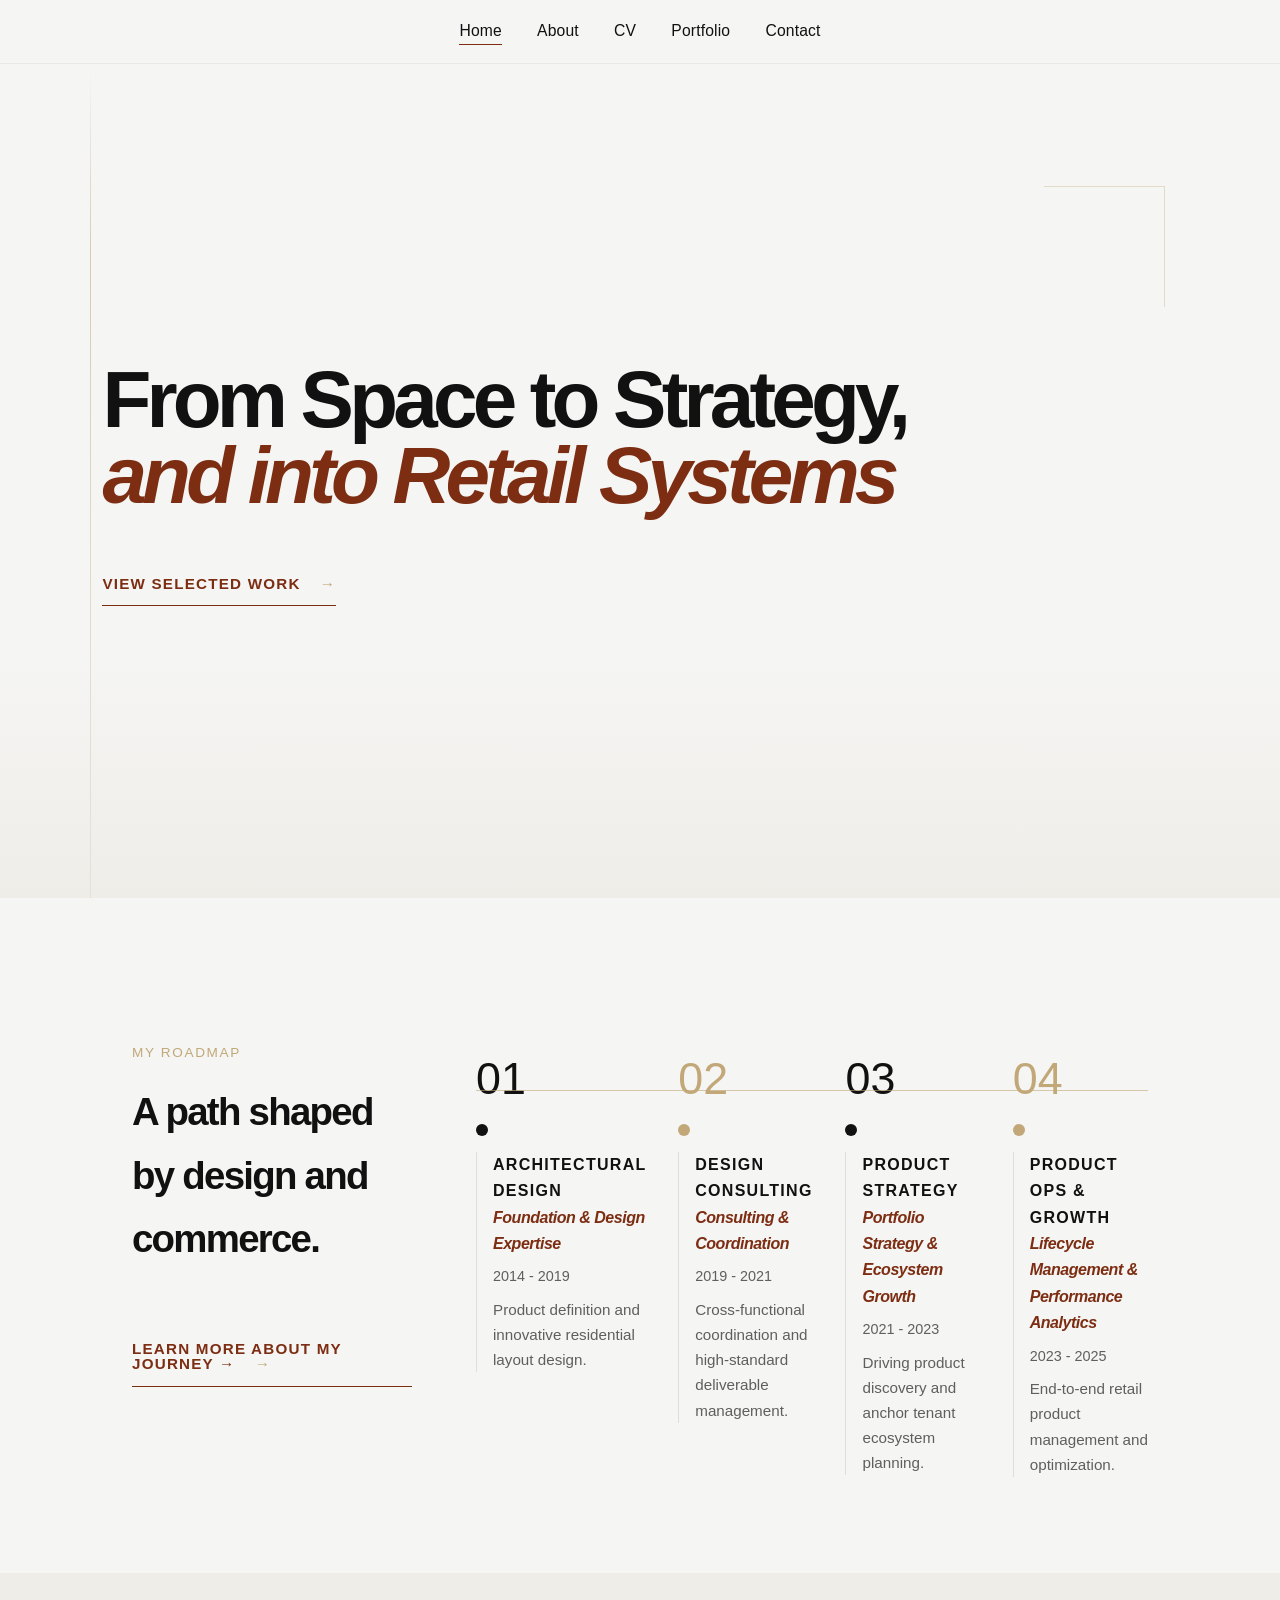
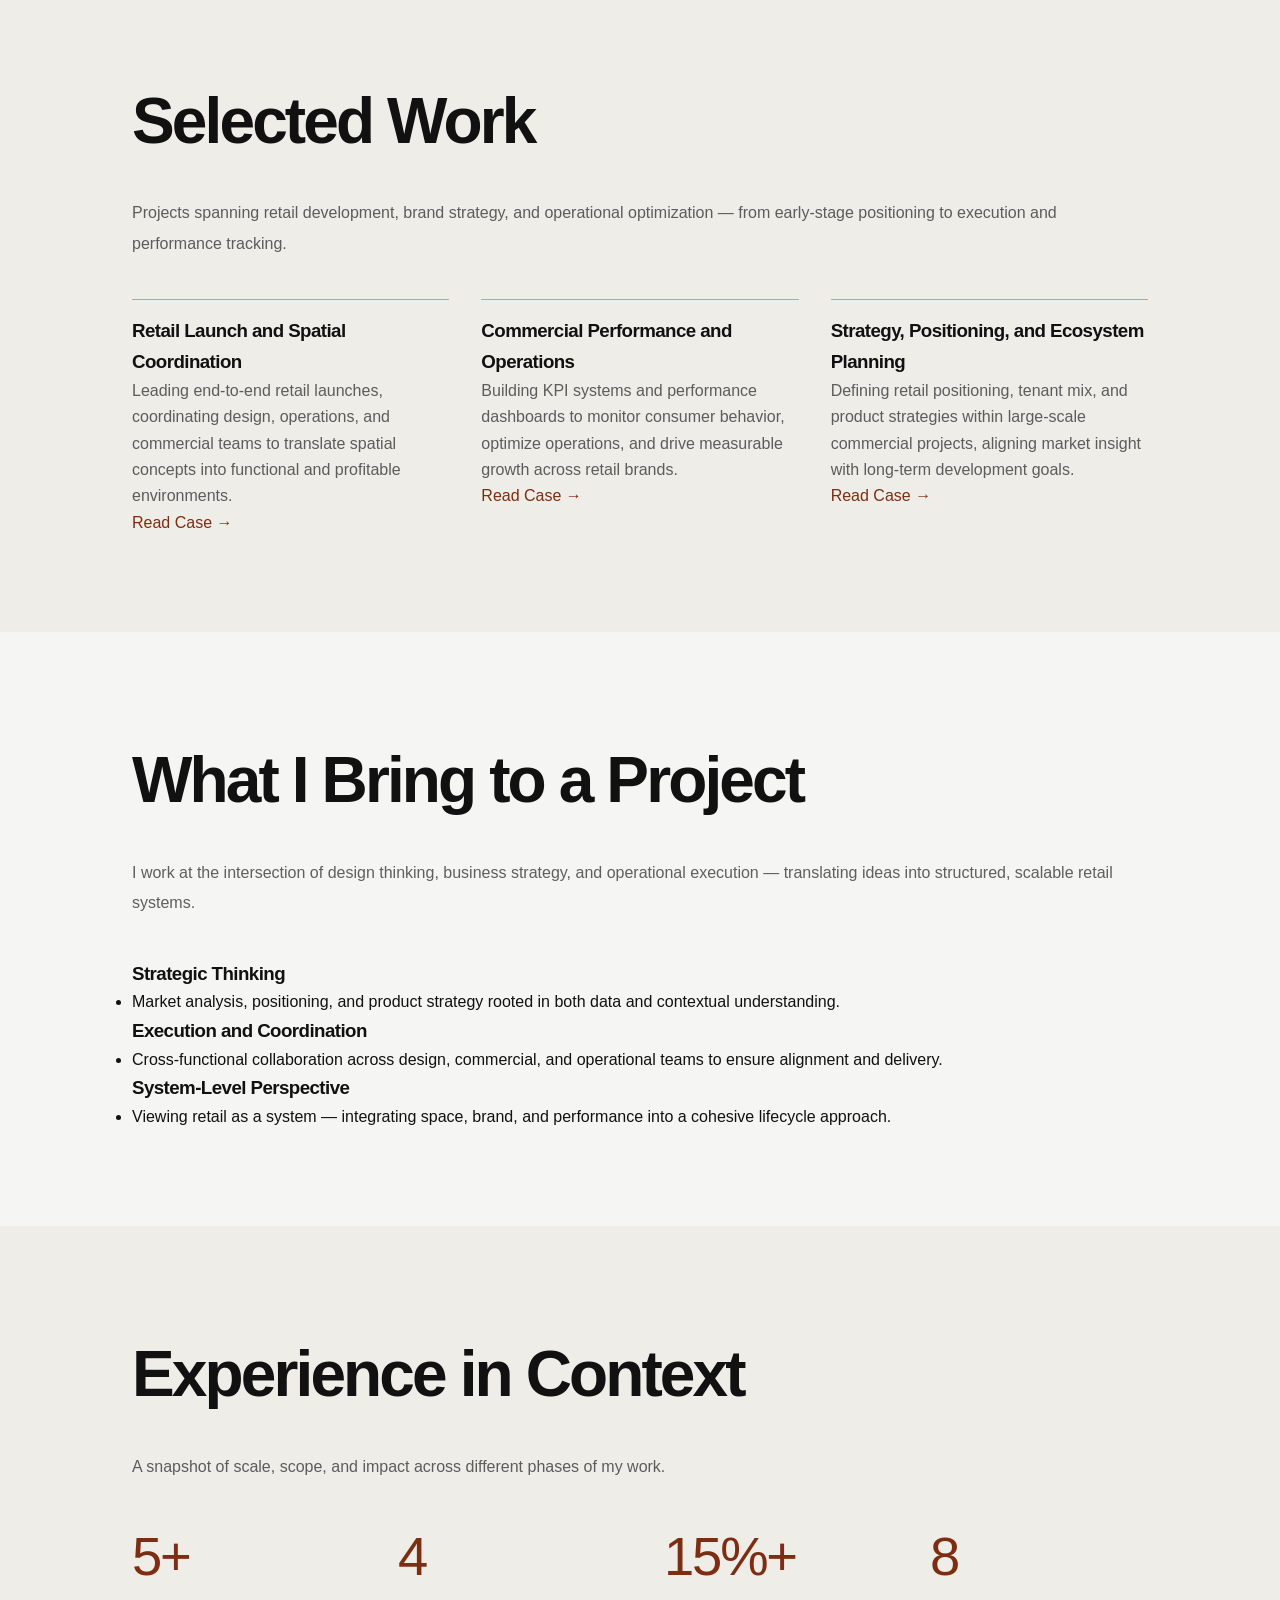
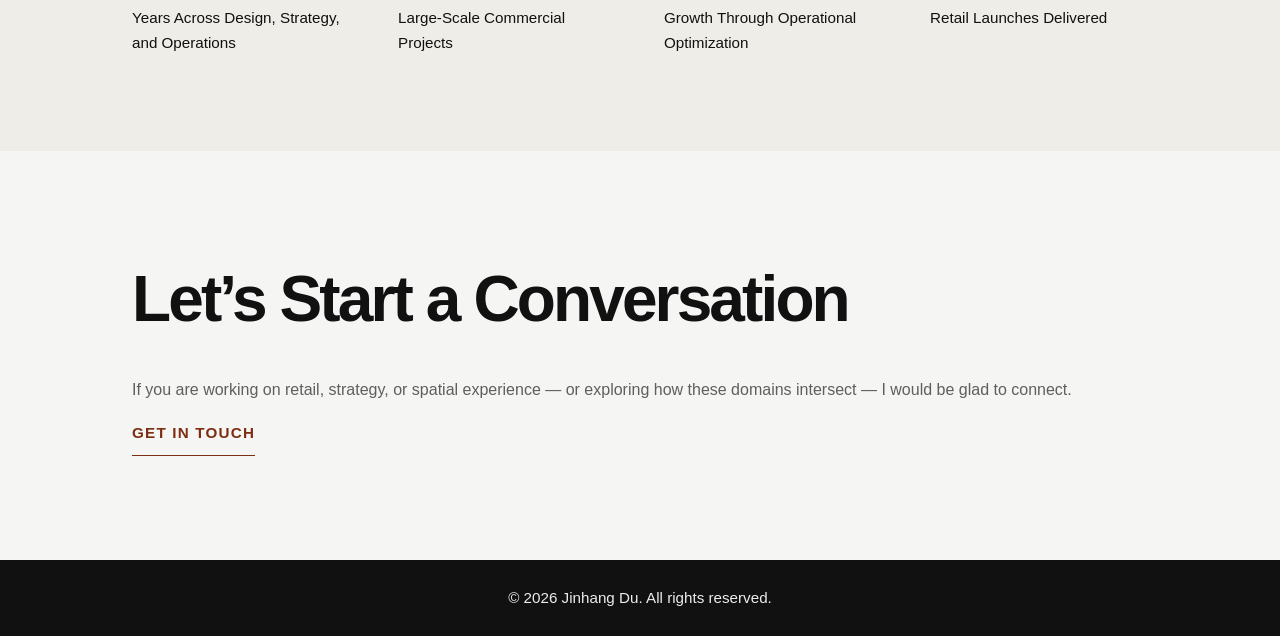
<file: index.html>
<!DOCTYPE html>
<html lang="en">
<head>
    <meta charset="UTF-8">
    <meta name="viewport" content="width=device-width, initial-scale=1.0">
    <title>Jinhang Du - Personal Website</title>
    <link rel="stylesheet" href="CSS/style.css">
    <link rel="stylesheet" href="CSS/home.css">
</head>
<body class="home-theme">
    <header class="site-header">
        <nav class="main-nav">
            <ul>
                <li><a href="index.html" class="active">Home</a></li>
                <li><a href="about.html">About</a></li>
                <li><a href="cv.html">CV</a></li>
                <li><a href="portfolio.html">Portfolio</a></li>
                <li><a href="contact.html">Contact</a></li>
            </ul>
        </nav>
    </header>

    <main>
        <div class="home-layout">
            <div class="home-content">

                <!-- Hero Section -->
                <section class="home-hero" id="home">
                    <div class="hero-inner">
                        <h1>
    From Space to Strategy, <br>
    <span class="accent">and into Retail Systems</span>
</h1>

<div class="hero-actions">
    <a href="#work-section" class="btn-large">View Selected Work</a>
</div>
                    </div>
                </section>

                <!-- About / Roadmap Section -->
                <section class="about-section" id="about">
                    <div class="section-inner">
                        <div class="roadmap-editorial-layout">
                            <div class="roadmap-side-intro">
                                <p class="roadmap-kicker">My Roadmap</p>
                                <h2>
                                    A path shaped by design and commerce.
                                </h2>
                                <a href="about.html" class="roadmap-side-link">Learn more about my journey →</a>
                            </div>

                            <div class="roadmap-main">
                                <div class="roadmap-top-line"></div>

                                <div class="roadmap-grid">

                                    <div class="roadmap-step">
                                        <div class="roadmap-step-number roadmap-step-number-dark">01</div>
                                        <div class="roadmap-step-dot roadmap-step-dot-dark"></div>
                                        <div class="roadmap-step-body">
                                            <h3>Architectural Design</h3>
                                            <h4>Foundation &amp; Design Expertise</h4>
                                            <p class="roadmap-year">2014 - 2019</p>
                                            <p class="roadmap-desc">
                                                Product definition and innovative residential layout design.
                                            </p>
                                        </div>
                                    </div>

                                    <div class="roadmap-step">
                                        <div class="roadmap-step-number roadmap-step-number-gold">02</div>
                                        <div class="roadmap-step-dot roadmap-step-dot-gold"></div>
                                        <div class="roadmap-step-body">
                                            <h3>Design Consulting</h3>
                                            <h4>Consulting &amp; Coordination</h4>
                                            <p class="roadmap-year">2019 - 2021</p>
                                            <p class="roadmap-desc">
                                                Cross-functional coordination and high-standard deliverable management.
                                            </p>
                                        </div>
                                    </div>

                                    <div class="roadmap-step">
                                        <div class="roadmap-step-number roadmap-step-number-dark">03</div>
                                        <div class="roadmap-step-dot roadmap-step-dot-dark"></div>
                                        <div class="roadmap-step-body">
                                            <h3>Product Strategy</h3>
                                            <h4>Portfolio Strategy &amp; Ecosystem Growth</h4>
                                            <p class="roadmap-year">2021 - 2023</p>
                                            <p class="roadmap-desc">
                                                Driving product discovery and anchor tenant ecosystem planning.
                                            </p>
                                        </div>
                                    </div>

                                    <div class="roadmap-step">
                                        <div class="roadmap-step-number roadmap-step-number-gold">04</div>
                                        <div class="roadmap-step-dot roadmap-step-dot-gold"></div>
                                        <div class="roadmap-step-body">
                                            <h3>Product Ops &amp; Growth</h3>
                                            <h4>Lifecycle Management &amp; Performance Analytics</h4>
                                            <p class="roadmap-year">2023 - 2025</p>
                                            <p class="roadmap-desc">
                                                End-to-end retail product management and optimization.
                                            </p>
                                        </div>
                                    </div>

                                </div>
                            </div>
                        </div>
                    </div>
                </section>

                <!-- Work Section -->
                <section class="work-section" id="work-section">
                    <div class="section-inner">
                        <h2>Selected Work</h2>

                        <p class="section-intro">
                            Projects spanning retail development, brand strategy, and operational optimization — from early-stage positioning
                            to execution and performance tracking.
                        </p>

                        <div class="work-grid">
                            <div class="work-item">
                                <h3>Retail Launch and Spatial Coordination</h3>
                                <p>
                                    Leading end-to-end retail launches, coordinating design, operations, and commercial teams to translate
                                    spatial concepts into functional and profitable environments.
                                </p>
                                <a href="cv.html" class="link-arrow">Read Case →</a>
                            </div>

                            <div class="work-item">
                                <h3>Commercial Performance and Operations</h3>
                                <p>
                                    Building KPI systems and performance dashboards to monitor consumer behavior, optimize operations,
                                    and drive measurable growth across retail brands.
                                </p>
                                <a href="cv.html" class="link-arrow">Read Case →</a>
                            </div>

                            <div class="work-item">
                                <h3>Strategy, Positioning, and Ecosystem Planning</h3>
                                <p>
                                    Defining retail positioning, tenant mix, and product strategies within large-scale commercial projects,
                                    aligning market insight with long-term development goals.
                                </p>
                                <a href="cv.html" class="link-arrow">Read Case →</a>
                            </div>
                        </div>
                    </div>
                </section>

                <!-- Expertise Section -->
                <section class="expertise-section" id="expertise-section">
                    <div class="section-inner">
                        <h2>What I Bring to a Project</h2>

                        <p class="section-intro">
                            I work at the intersection of design thinking, business strategy, and operational execution —
                            translating ideas into structured, scalable retail systems.
                        </p>

                        <div class="expertise-grid">
                            <div class="expertise-item">
                                <h3>Strategic Thinking</h3>
                                <ul>
                                    <li>Market analysis, positioning, and product strategy rooted in both data and contextual understanding.</li>
                                </ul>
                            </div>

                            <div class="expertise-item">
                                <h3>Execution and Coordination</h3>
                                <ul>
                                    <li>Cross-functional collaboration across design, commercial, and operational teams to ensure alignment and delivery.</li>
                                </ul>
                            </div>

                            <div class="expertise-item">
                                <h3>System-Level Perspective</h3>
                                <ul>
                                    <li>Viewing retail as a system — integrating space, brand, and performance into a cohesive lifecycle approach.</li>
                                </ul>
                            </div>
                        </div>
                    </div>
                </section>

                <!-- Key Numbers -->
                <section class="key-numbers-section" id="key-numbers-section">
                    <div class="section-inner">
                        <h2>Experience in Context</h2>

                        <p class="section-intro">
                            A snapshot of scale, scope, and impact across different phases of my work.
                        </p>

                        <div class="numbers-grid">
                            <div class="number-item">
                                <div class="number">5+</div>
                                <p>Years Across Design, Strategy, and Operations</p>
                            </div>
                            <div class="number-item">
                                <div class="number">4</div>
                                <p>Large-Scale Commercial Projects</p>
                            </div>
                            <div class="number-item">
                                <div class="number">15%+</div>
                                <p>Growth Through Operational Optimization</p>
                            </div>
                            <div class="number-item">
                                <div class="number">8</div>
                                <p>Retail Launches Delivered</p>
                            </div>
                        </div>
                    </div>
                </section>

                <!-- Contact -->
                <section class="contact-cta-section" id="contact-section">
                    <div class="section-inner">
                        <h2>Let’s Start a Conversation</h2>

                        <p>
                            If you are working on retail, strategy, or spatial experience — or exploring how these domains intersect —
                            I would be glad to connect.
                        </p>

                        <a href="contact.html" class="btn btn-large">Get in Touch</a>
                    </div>
                </section>

            </div>
        </div>
    </main>

    <footer>
        <p>&copy; 2026 Jinhang Du. All rights reserved.</p>
    </footer>
</body>
</html>
</file>
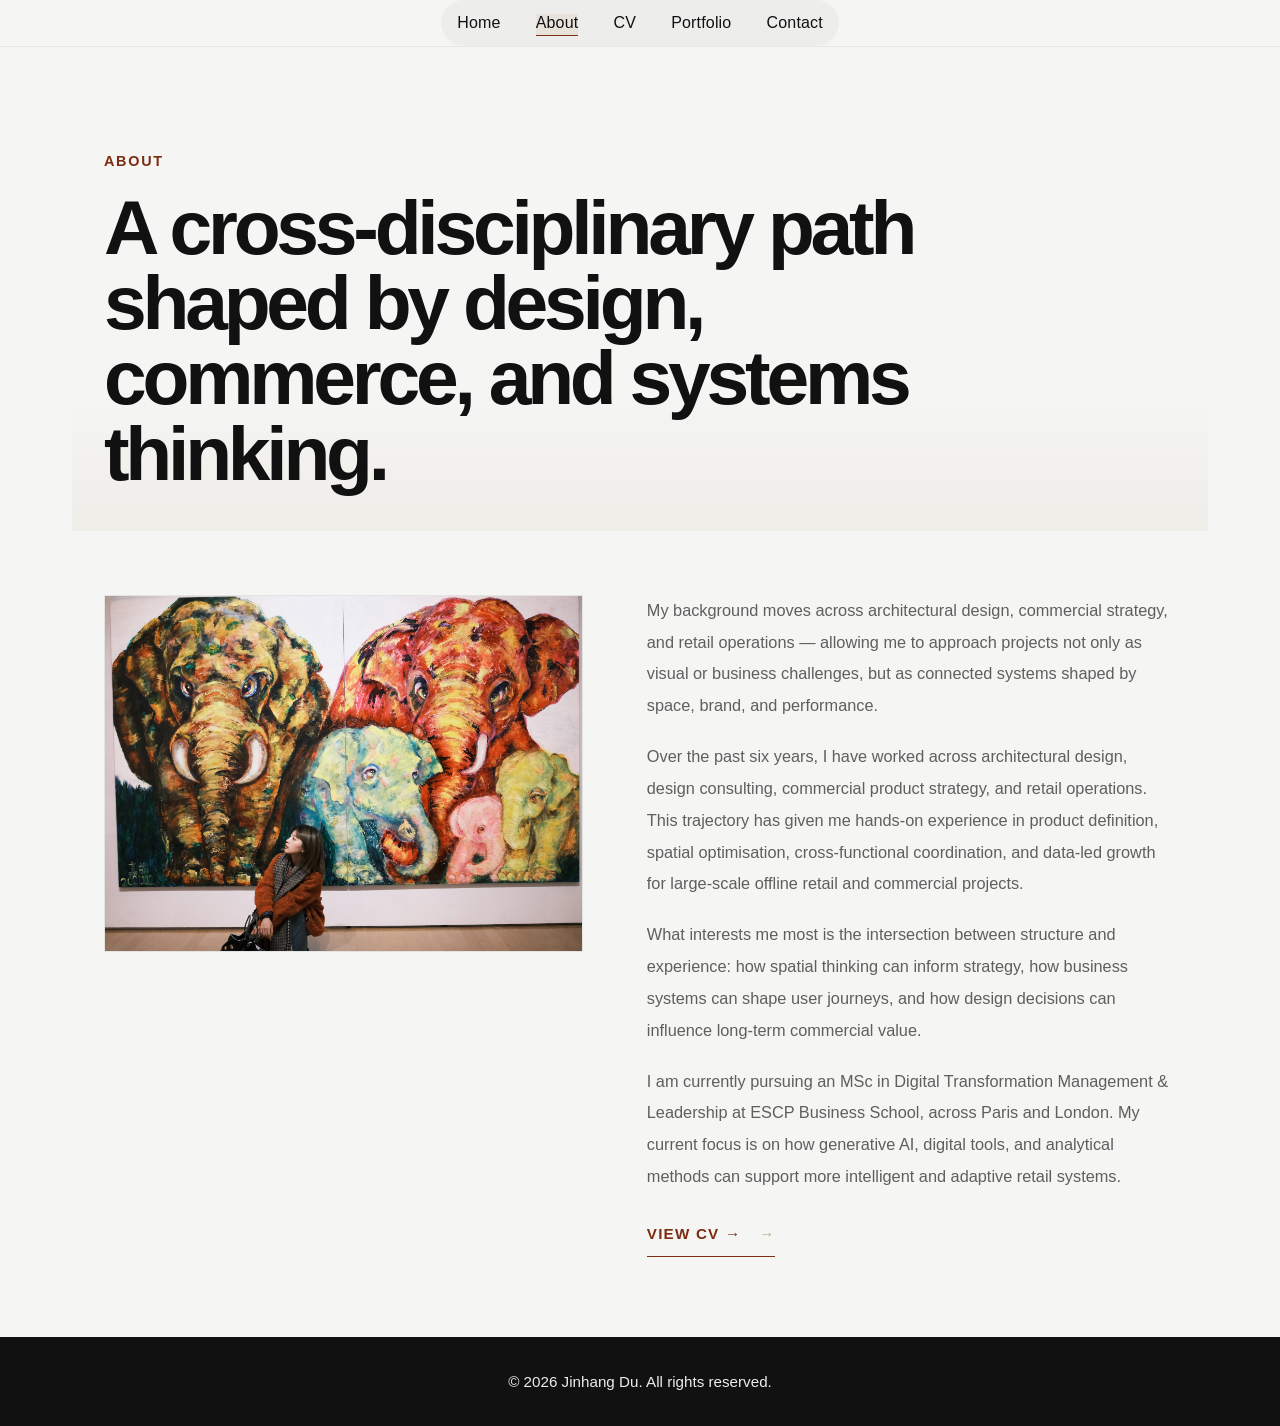
<file: about.html>
<!DOCTYPE html>
<html lang="en">
<head>
    <meta charset="UTF-8">
    <meta name="viewport" content="width=device-width, initial-scale=1.0">
    <title>About - Jinhang Du</title>
    <link rel="stylesheet" href="CSS/style.css">
    <link rel="stylesheet" href="CSS/cv.css">
</head>
<body class="cv-theme">
    <header class="site-header">
        <nav class="main-nav">
            <ul>
                <li><a href="index.html">Home</a></li>
                <li><a href="about.html" class="active">About</a></li>
                <li><a href="cv.html">CV</a></li>
                <li><a href="portfolio.html">Portfolio</a></li>
                <li><a href="contact.html">Contact</a></li>
            </ul>
        </nav>
    </header>

    <main class="about-page-container">
        <section class="about-editorial-hero">
            <div class="about-editorial-inner">
                <p class="about-kicker">About</p>
                <h1>
                    A cross-disciplinary path <br>
                    shaped by design, commerce, and systems thinking.
                </h1>
            </div>
        </section>

        <section class="about-page-content">
            <div class="about-page-image">
                <img src="IMAGE/about-me.JPG" alt="Portrait of Jinhang Du">
            </div>

            <div class="about-page-text">
                <p class="about-lead">
                    My background moves across architectural design, commercial strategy, and retail operations — allowing me to
                    approach projects not only as visual or business challenges, but as connected systems shaped by space, brand,
                    and performance.
                </p>

                <p>
                    Over the past six years, I have worked across architectural design, design consulting, commercial product
                    strategy, and retail operations. This trajectory has given me hands-on experience in product definition,
                    spatial optimisation, cross-functional coordination, and data-led growth for large-scale offline retail and
                    commercial projects.
                </p>

                <p>
                    What interests me most is the intersection between structure and experience: how spatial thinking can inform
                    strategy, how business systems can shape user journeys, and how design decisions can influence long-term
                    commercial value.
                </p>

                <p>
                    I am currently pursuing an MSc in Digital Transformation Management &amp; Leadership at ESCP Business School,
                    across Paris and London. My current focus is on how generative AI, digital tools, and analytical methods can
                    support more intelligent and adaptive retail systems.
                </p>

                <a href="cv.html" class="about-page-link">View CV →</a>
            </div>
        </section>
    </main>

    <footer>
        <p>&copy; 2026 Jinhang Du. All rights reserved.</p>
    </footer>
</body>
</html>
</file>
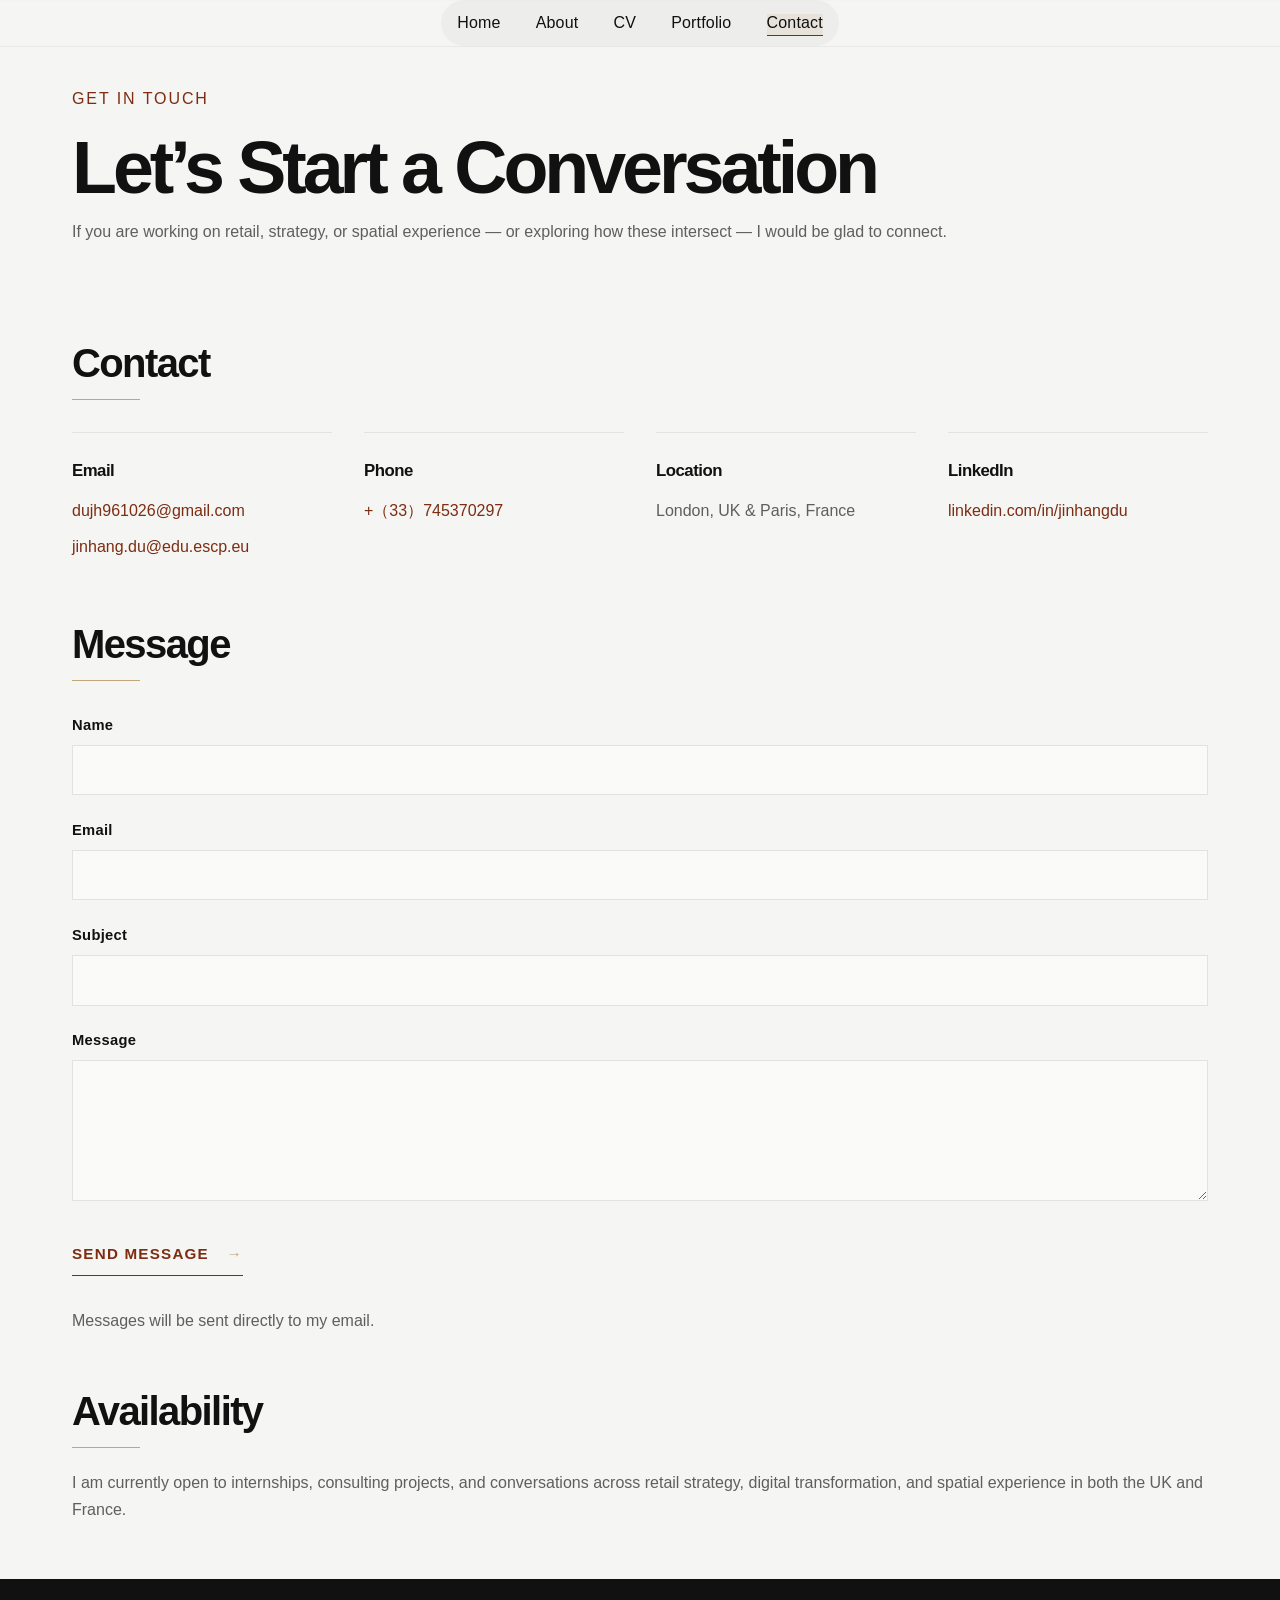
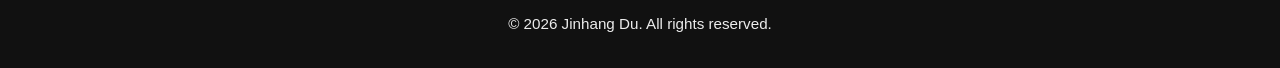
<file: contact.html>
<!DOCTYPE html>
<html lang="en">
<head>
    <meta charset="UTF-8">
    <meta name="viewport" content="width=device-width, initial-scale=1.0">
    <title>Contact - Jinhang Du</title>
    <link rel="stylesheet" href="CSS/style.css">
    <link rel="stylesheet" href="CSS/cv.css">
</head>
<body class="cv-theme">
    <header class="site-header">
        <nav class="main-nav">
            <ul>
                <li><a href="index.html">Home</a></li>
                <li><a href="about.html">About</a></li>
                <li><a href="cv.html">CV</a></li>
                <li><a href="portfolio.html">Portfolio</a></li>
                <li><a href="contact.html" class="active">Contact</a></li>
            </ul>
        </nav>
    </header>

    <main id="contact-form" class="cv-container">

        <!-- Header -->
        <div class="cv-header">
            <p class="subtitle">Get in Touch</p>
            <h1>Let’s Start a Conversation</h1>

            <div class="contact-info">
                <p>
                    If you are working on retail, strategy, or spatial experience — or exploring how these intersect —
                    I would be glad to connect.
                </p>
            </div>
        </div>

        <!-- Contact Info -->
        <section class="cv-section">
            <h2>Contact</h2>

            <div class="contact-methods">
                <div class="contact-item">
                    <h3>Email</h3>
                    <p><a href="mailto:dujh961026@gmail.com">dujh961026@gmail.com</a></p>
                    <p><a href="mailto:jinhang.du@edu.escp.eu">jinhang.du@edu.escp.eu</a></p>
                </div>

                <div class="contact-item">
                    <h3>Phone</h3>
                    <p><a href="tel:+447344369392">+（33）745370297</a></p>
                </div>

                <div class="contact-item">
                    <h3>Location</h3>
                    <p>London, UK & Paris, France</p>
                </div>

                <div class="contact-item">
                    <h3>LinkedIn</h3>
                    <p>
                        <a href="https://www.linkedin.com/in/jinhangdu" target="_blank">
                            linkedin.com/in/jinhangdu
                        </a>
                    </p>
                </div>
            </div>
        </section>

        <!-- Message Form -->
        <section class="cv-section">
            <h2>Message</h2>

            <form class="contact-form" action="https://formspree.io/f/xykoywqd" method="POST">

                <div class="form-group">
                    <label for="name">Name</label>
                    <input type="text" id="name" name="name" required>
                </div>

                <div class="form-group">
                    <label for="email">Email</label>
                    <input type="email" id="email" name="email" required>
                </div>

                <div class="form-group">
                    <label for="subject">Subject</label>
                    <input type="text" id="subject" name="subject" required>
                </div>

                <div class="form-group">
                    <label for="message">Message</label>
                    <textarea id="message" name="message" rows="6" required></textarea>
                </div>

                <button type="submit" class="download-btn">Send Message</button>
            </form>

            <p class="section-intro">
                Messages will be sent directly to my email.
            </p>
        </section>

        <!-- Availability -->
        <section class="cv-section">
            <h2>Availability</h2>

            <p class="section-intro">
                I am currently open to internships, consulting projects, and conversations across retail strategy,
                digital transformation, and spatial experience in both the UK and France.
            </p>
        </section>

    </main>

    <footer>
        <p>&copy; 2026 Jinhang Du. All rights reserved.</p>
    </footer>
</body>
</html>
</file>
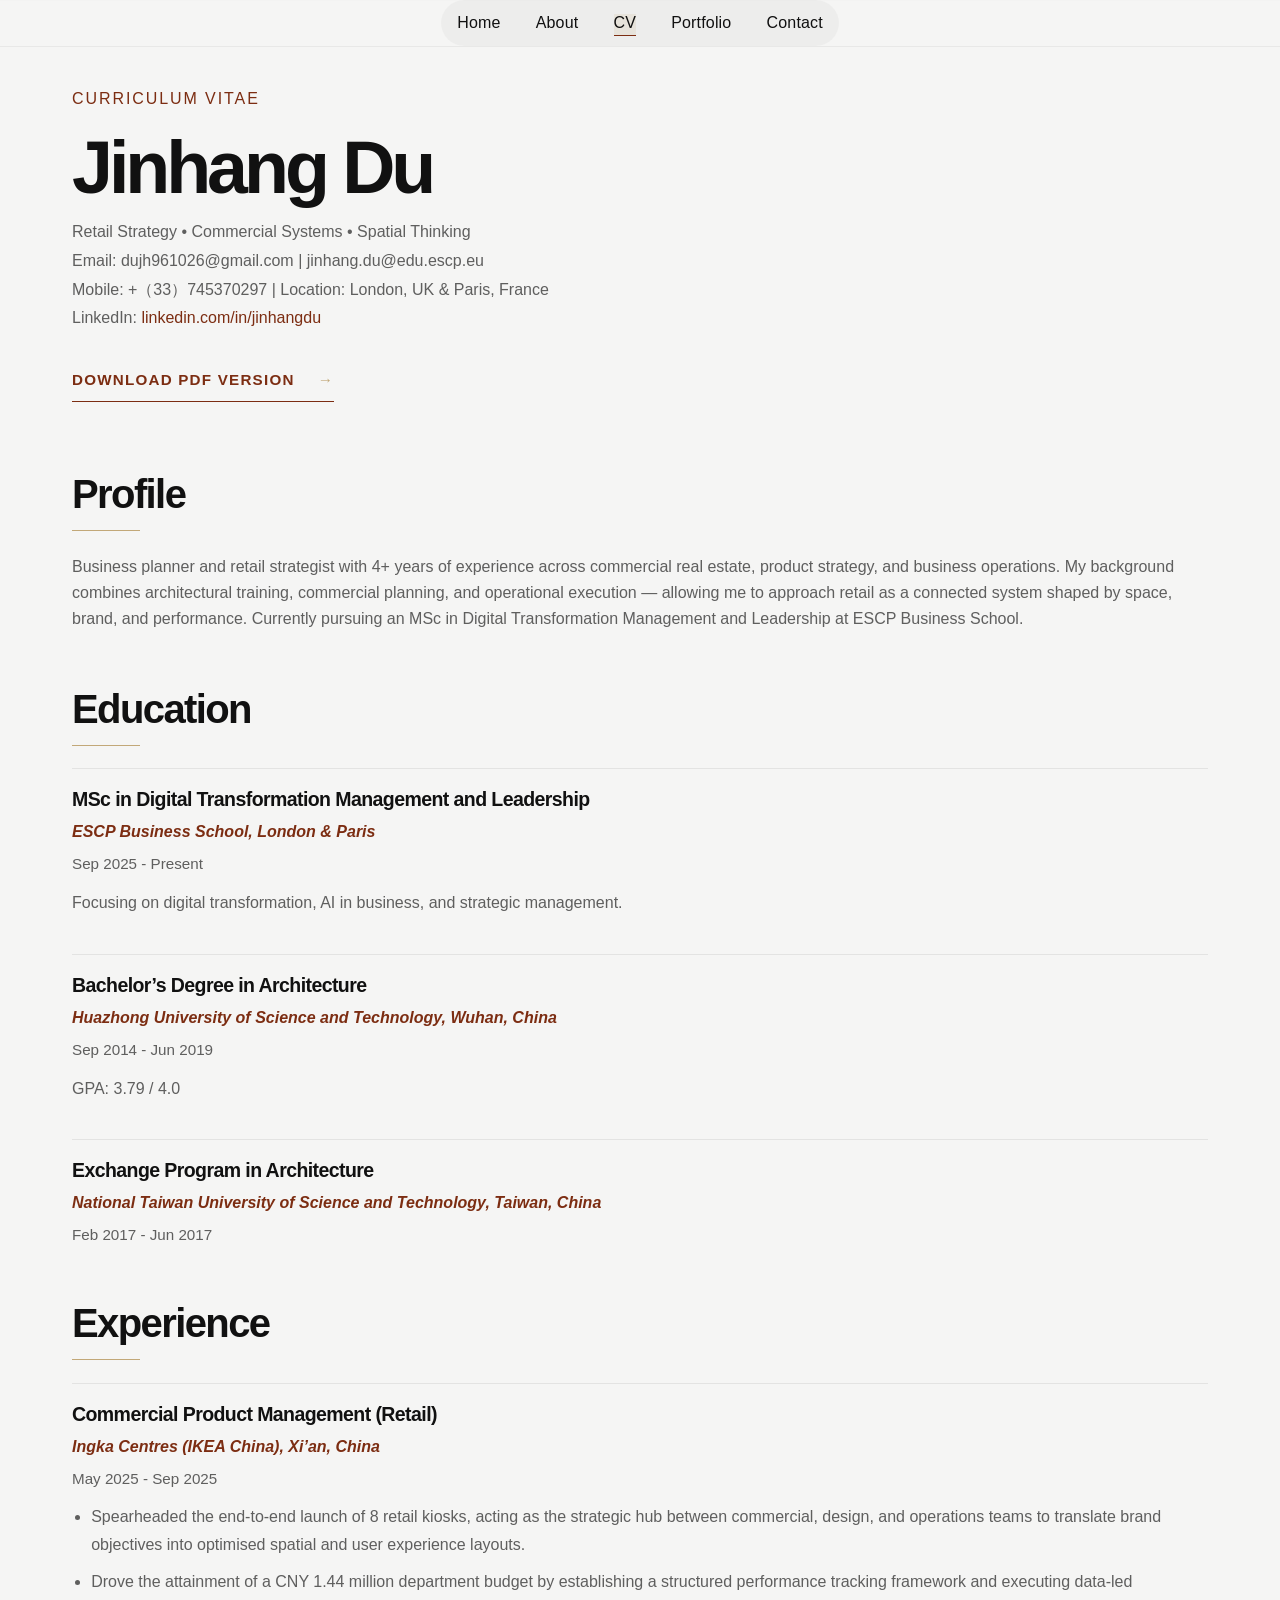
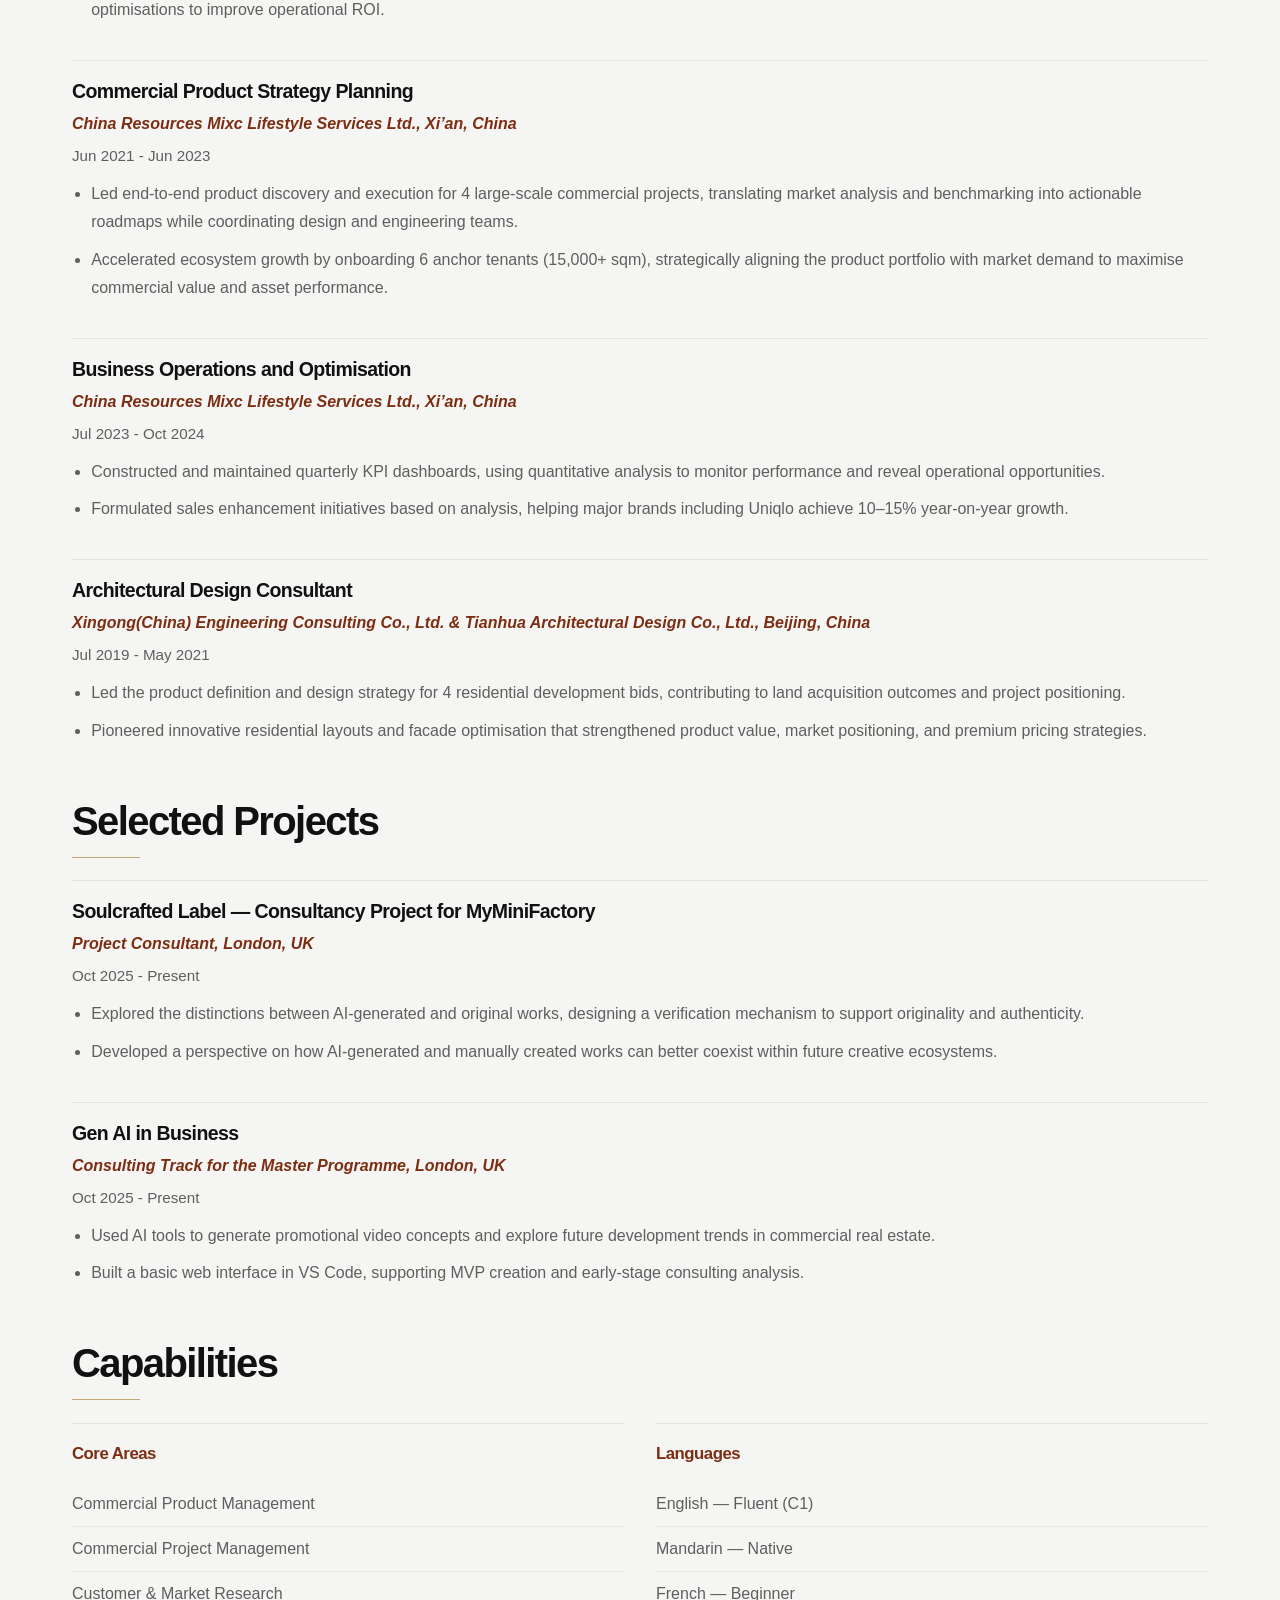
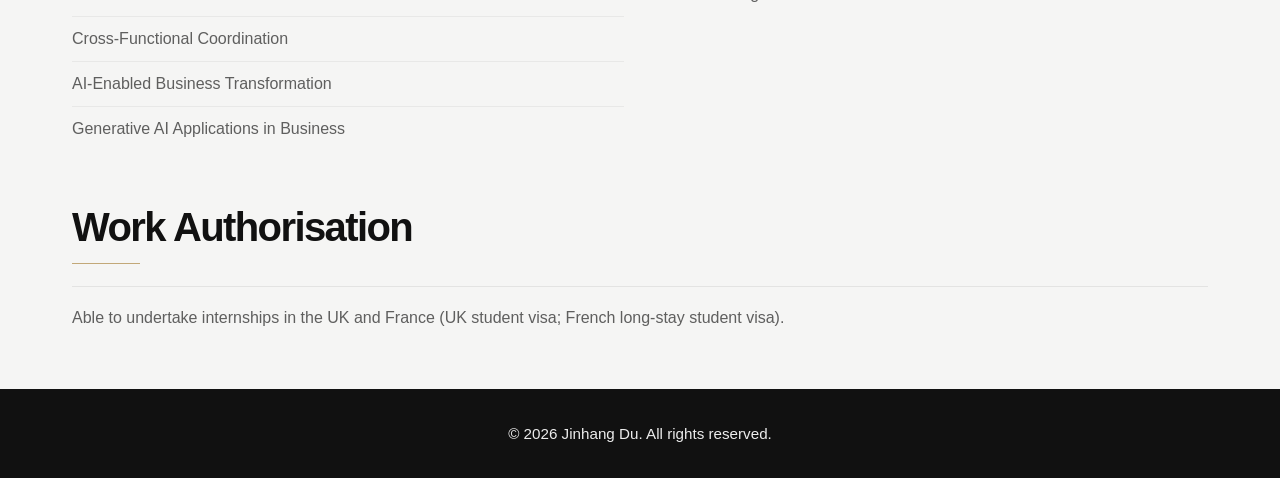
<file: cv.html>
<!DOCTYPE html>
<html lang="en">
<head>
    <meta charset="UTF-8">
    <meta name="viewport" content="width=device-width, initial-scale=1.0">
    <title>CV - Jinhang Du</title>
    <link rel="stylesheet" href="CSS/style.css">
    <link rel="stylesheet" href="CSS/cv.css">
</head>
<body class="cv-theme">
    <header class="site-header">
        <nav class="main-nav">
            <ul>
                <li><a href="index.html">Home</a></li>
                <li><a href="about.html">About</a></li>
                <li><a href="cv.html" class="active">CV</a></li>
                <li><a href="portfolio.html">Portfolio</a></li>
                <li><a href="contact.html">Contact</a></li>
            </ul>
        </nav>
    </header>

    <main id="cv-content" class="cv-container">
        <div class="cv-header">
            <p class="subtitle">Curriculum Vitae</p>
            <h1>Jinhang Du</h1>

            <div class="contact-info">
                <p>Retail Strategy • Commercial Systems • Spatial Thinking</p>
                <p>Email: dujh961026@gmail.com | jinhang.du@edu.escp.eu</p>
                <p>Mobile: +（33）745370297 | Location: London, UK &amp; Paris, France</p>
                <p>
                    LinkedIn:
                    <a href="https://www.linkedin.com/in/jinhangdu" target="_blank" style="color: var(--cv-accent); text-decoration: none;">
                        linkedin.com/in/jinhangdu
                    </a>
                </p>
            </div>

            <a href="CV-Jinhang_Du.pdf" class="download-btn" download>
    Download PDF Version
</a>
        </div>

        <section class="cv-section">
            <h2>Profile</h2>
            <p class="description">
                Business planner and retail strategist with 4+ years of experience across commercial real estate, product strategy,
                and business operations. My background combines architectural training, commercial planning, and operational
                execution — allowing me to approach retail as a connected system shaped by space, brand, and performance.
                Currently pursuing an MSc in Digital Transformation Management and Leadership at ESCP Business School.
            </p>
        </section>

        <section class="cv-section">
            <h2>Education</h2>

            <div class="cv-item">
                <h3>MSc in Digital Transformation Management and Leadership</h3>
                <p class="institution">ESCP Business School, London &amp; Paris</p>
                <p class="date">Sep 2025 - Present</p>
                <p class="description">
                    Focusing on digital transformation, AI in business, and strategic management.
                </p>
            </div>

            <div class="cv-item">
                <h3>Bachelor’s Degree in Architecture</h3>
                <p class="institution">Huazhong University of Science and Technology, Wuhan, China</p>
                <p class="date">Sep 2014 - Jun 2019</p>
                <p class="description">GPA: 3.79 / 4.0</p>
            </div>

            <div class="cv-item">
                <h3>Exchange Program in Architecture</h3>
                <p class="institution">National Taiwan University of Science and Technology, Taiwan, China</p>
                <p class="date">Feb 2017 - Jun 2017</p>
            </div>
        </section>

        <section class="cv-section">
            <h2>Experience</h2>

            <div class="cv-item">
                <h3>Commercial Product Management (Retail)</h3>
                <p class="institution">Ingka Centres (IKEA China), Xi’an, China</p>
                <p class="date">May 2025 - Sep 2025</p>
                <ul class="description">
                    <li>Spearheaded the end-to-end launch of 8 retail kiosks, acting as the strategic hub between commercial, design, and operations teams to translate brand objectives into optimised spatial and user experience layouts.</li>
                    <li>Drove the attainment of a CNY 1.44 million department budget by establishing a structured performance tracking framework and executing data-led optimisations to improve operational ROI.</li>
                </ul>
            </div>

            <div class="cv-item">
                <h3>Commercial Product Strategy Planning</h3>
                <p class="institution">China Resources Mixc Lifestyle Services Ltd., Xi’an, China</p>
                <p class="date">Jun 2021 - Jun 2023</p>
                <ul class="description">
                    <li>Led end-to-end product discovery and execution for 4 large-scale commercial projects, translating market analysis and benchmarking into actionable roadmaps while coordinating design and engineering teams.</li>
                    <li>Accelerated ecosystem growth by onboarding 6 anchor tenants (15,000+ sqm), strategically aligning the product portfolio with market demand to maximise commercial value and asset performance.</li>
                </ul>
            </div>

            <div class="cv-item">
                <h3>Business Operations and Optimisation</h3>
                <p class="institution">China Resources Mixc Lifestyle Services Ltd., Xi’an, China</p>
                <p class="date">Jul 2023 - Oct 2024</p>
                <ul class="description">
                    <li>Constructed and maintained quarterly KPI dashboards, using quantitative analysis to monitor performance and reveal operational opportunities.</li>
                    <li>Formulated sales enhancement initiatives based on analysis, helping major brands including Uniqlo achieve 10–15% year-on-year growth.</li>
                </ul>
            </div>

            <div class="cv-item">
                <h3>Architectural Design Consultant</h3>
                <p class="institution">Xingong(China) Engineering Consulting Co., Ltd. &amp; Tianhua Architectural Design Co., Ltd., Beijing, China</p>
                <p class="date">Jul 2019 - May 2021</p>
                <ul class="description">
                    <li>Led the product definition and design strategy for 4 residential development bids, contributing to land acquisition outcomes and project positioning.</li>
                    <li>Pioneered innovative residential layouts and facade optimisation that strengthened product value, market positioning, and premium pricing strategies.</li>
                </ul>
            </div>
        </section>

        <section class="cv-section">
            <h2>Selected Projects</h2>

            <div class="cv-item">
                <h3>Soulcrafted Label — Consultancy Project for MyMiniFactory</h3>
                <p class="institution">Project Consultant, London, UK</p>
                <p class="date">Oct 2025 - Present</p>
                <ul class="description">
                    <li>Explored the distinctions between AI-generated and original works, designing a verification mechanism to support originality and authenticity.</li>
                    <li>Developed a perspective on how AI-generated and manually created works can better coexist within future creative ecosystems.</li>
                </ul>
            </div>

            <div class="cv-item">
                <h3>Gen AI in Business</h3>
                <p class="institution">Consulting Track for the Master Programme, London, UK</p>
                <p class="date">Oct 2025 - Present</p>
                <ul class="description">
                    <li>Used AI tools to generate promotional video concepts and explore future development trends in commercial real estate.</li>
                    <li>Built a basic web interface in VS Code, supporting MVP creation and early-stage consulting analysis.</li>
                </ul>
            </div>
        </section>

        <section class="cv-section">
            <h2>Capabilities</h2>
            <div class="skills-grid">
                <div class="skill-category">
                    <h3>Core Areas</h3>
                    <ul>
                        <li>Commercial Product Management</li>
                        <li>Commercial Project Management</li>
                        <li>Customer &amp; Market Research</li>
                        <li>Cross-Functional Coordination</li>
                        <li>AI-Enabled Business Transformation</li>
                        <li>Generative AI Applications in Business</li>
                    </ul>
                </div>

                <div class="skill-category">
                    <h3>Languages</h3>
                    <ul>
                        <li>English — Fluent (C1)</li>
                        <li>Mandarin — Native</li>
                        <li>French — Beginner</li>
                    </ul>
                </div>
            </div>
        </section>

        <section class="cv-section">
            <h2>Work Authorisation</h2>
            <div class="cv-item">
                <p class="description">
                    Able to undertake internships in the UK and France (UK student visa; French long-stay student visa).
                </p>
            </div>
        </section>
    </main>

    <footer>
        <p>&copy; 2026 Jinhang Du. All rights reserved.</p>
    </footer>
</body>
</html>
</file>
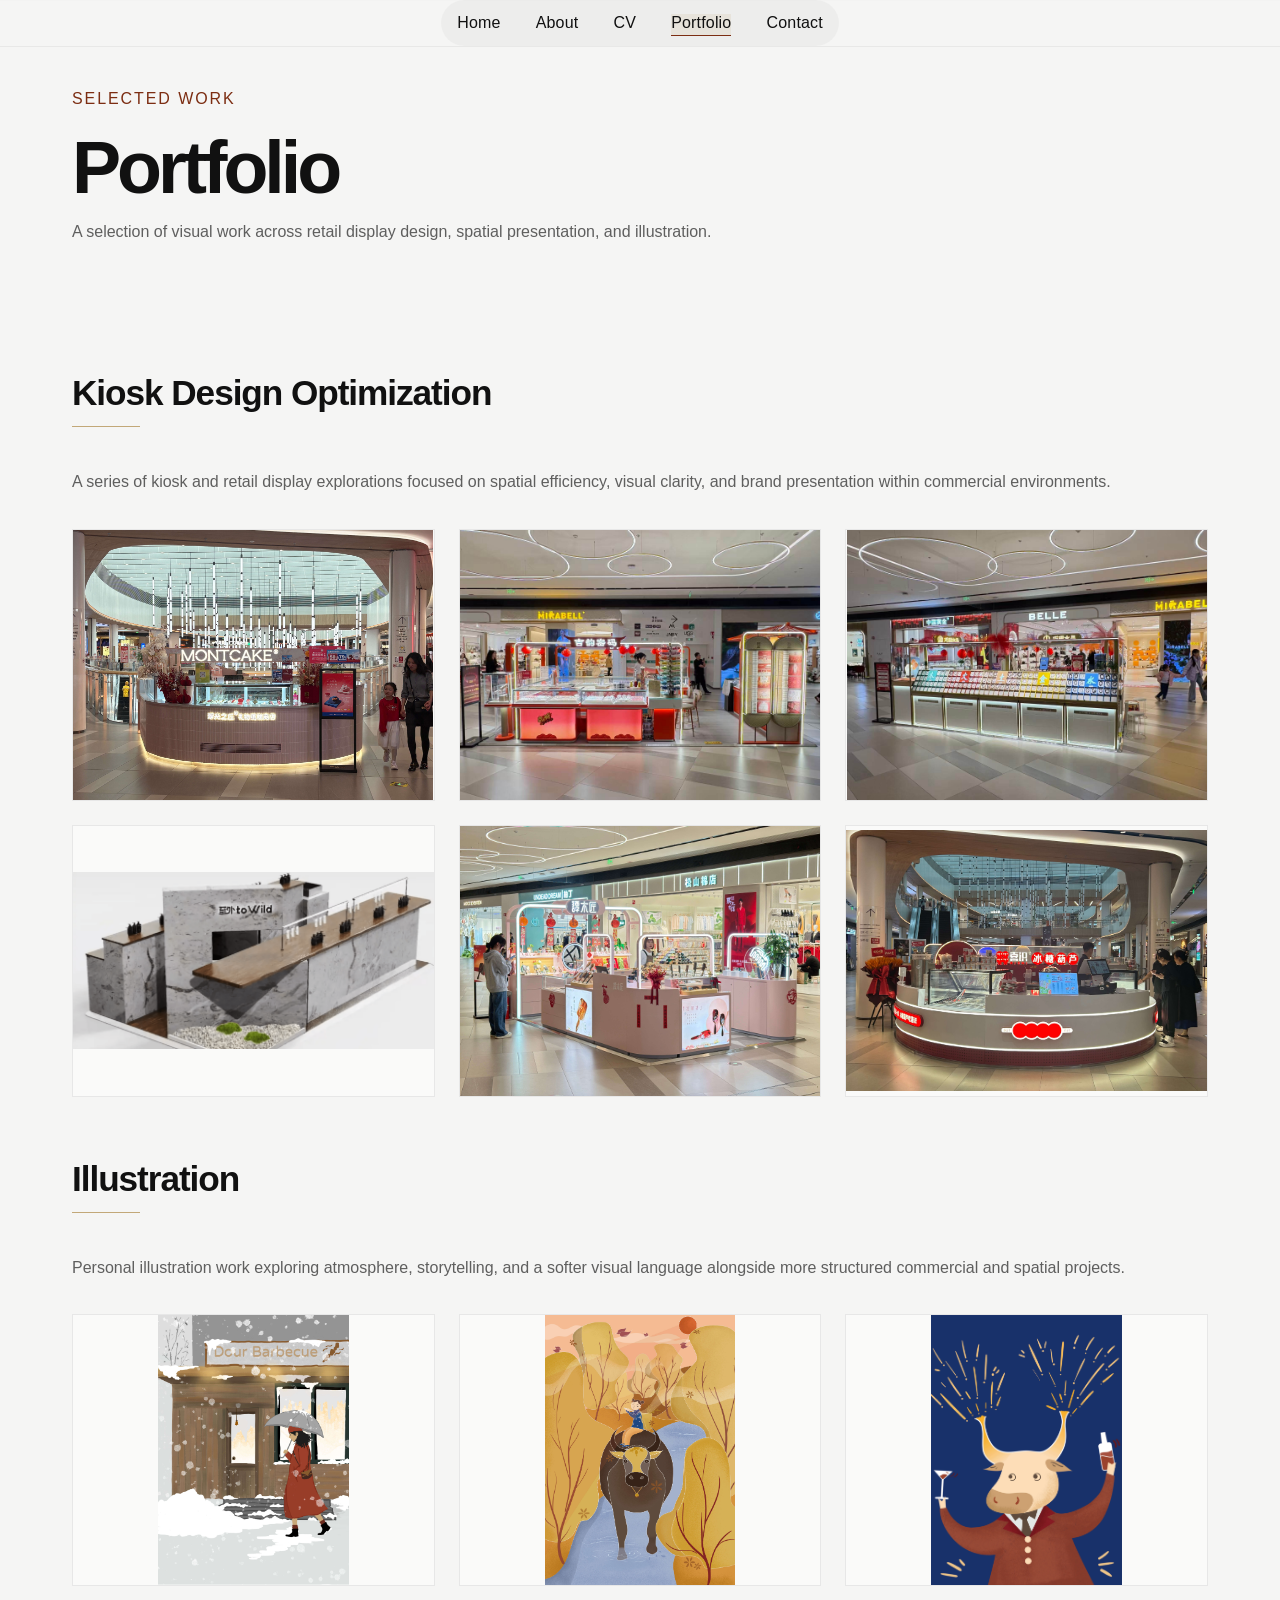
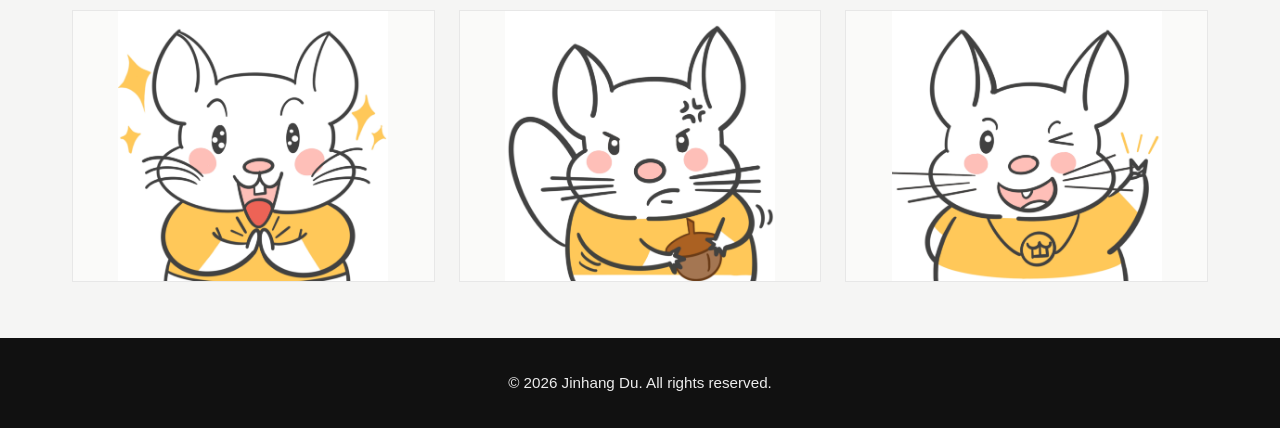
<file: portfolio.html>
<!DOCTYPE html>
<html lang="en">
<head>
    <meta charset="UTF-8">
    <meta name="viewport" content="width=device-width, initial-scale=1.0">
    <title>Portfolio - Jinhang Du</title>
    <link rel="stylesheet" href="CSS/style.css">
    <link rel="stylesheet" href="CSS/cv.css">
</head>
<body class="cv-theme">
    <header class="site-header">
        <nav class="main-nav">
            <ul>
                <li><a href="index.html">Home</a></li>
                <li><a href="about.html">About</a></li>
                <li><a href="cv.html">CV</a></li>
                <li><a href="portfolio.html" class="active">Portfolio</a></li>
                <li><a href="contact.html">Contact</a></li>
            </ul>
        </nav>
    </header>

    <main id="projects" class="cv-container">
        <div class="cv-header">
            <p class="subtitle">Selected Work</p>
            <h1>Portfolio</h1>
            <div class="contact-info">
                <p>A selection of visual work across retail display design, spatial presentation, and illustration.</p>
            </div>
        </div>

        <section class="cv-section portfolio-showcase">
            <h2 class="portfolio-title">Kiosk Design Optimization</h2>
            <p class="portfolio-description">
                A series of kiosk and retail display explorations focused on spatial efficiency, visual clarity, and brand presentation
                within commercial environments.
            </p>

            <div class="portfolio-gallery">
                <div class="gallery-item">
                    <img src="IMAGE/mont%20cake.jpg" alt="Kiosk Design 1">
                </div>
                <div class="gallery-item">
                    <img src="IMAGE/吉韵密码.jpg" alt="Kiosk Design 2">
                </div>
                <div class="gallery-item">
                    <img src="IMAGE/巧君水晶.jpg" alt="Kiosk Design 3">
                </div>
                <div class="gallery-item">
                    <img src="IMAGE/至外.png" alt="Kiosk Design 4">
                </div>
                <div class="gallery-item">
                    <img src="IMAGE/谭木匠.jpg" alt="Kiosk Design 5">
                </div>
                <div class="gallery-item">
                    <img src="IMAGE/IMG_0590.jpg" alt="Kiosk Design 6">
                </div>
            </div>
        </section>

        <section class="cv-section portfolio-showcase">
            <h2 class="portfolio-title">Illustration</h2>
            <p class="portfolio-description">
                Personal illustration work exploring atmosphere, storytelling, and a softer visual language alongside more structured
                commercial and spatial projects.
            </p>

            <div class="portfolio-gallery">
                <div class="gallery-item">
                    <img src="IMAGE/雪中散步.jpg" alt="Illustration 1">
                </div>
                <div class="gallery-item">
                    <img src="IMAGE/02.jpg" alt="Illustration 2">
                </div>
                <div class="gallery-item">
                    <img src="IMAGE/01.jpg" alt="Illustration 3">
                </div>
                <div class="gallery-item">
                    <img src="IMAGE/鼠鼠-5.jpg" alt="Illustration 4">
                </div>
                <div class="gallery-item">
                    <img src="IMAGE/鼠鼠2.jpg" alt="Illustration 5">
                </div>
                <div class="gallery-item">
                    <img src="IMAGE/鼠鼠1.jpg" alt="Illustration 6">
                </div>
            </div>
        </section>
    </main>

    <footer>
        <p>&copy; 2026 Jinhang Du. All rights reserved.</p>
    </footer>
</body>
</html>
</file>
<file: CSS/style.css>
/* ===== Global Foundation ===== */

:root {
    --bg: #F5F5F4;
    --bg-alt: #EFEDE8;
    --surface: #F8F7F3;

    --text: #111111;
    --muted: rgba(17, 17, 17, 0.66);

    --primary: #7C2D12;
    --primary-2: #5f2210;
    --gold: #C2A878;

    --border: rgba(17, 17, 17, 0.08);
    --border-strong: rgba(17, 17, 17, 0.14);

    --header-bg: rgba(245, 245, 244, 0.92);
}

/* ===== Reset ===== */

* {
    margin: 0;
    padding: 0;
    box-sizing: border-box;
}

html {
    scroll-behavior: smooth;
}

body {
    font-family: "Helvetica Neue", Arial, Helvetica, sans-serif;
    line-height: 1.65;
    color: var(--text);
    background-color: var(--bg);
    padding-top: 70px;
    text-rendering: optimizeLegibility;
    -webkit-font-smoothing: antialiased;
}

/* ===== Type ===== */

h1,
h2,
h3,
h4,
h5,
h6 {
    font-weight: 700;
    color: var(--text);
    letter-spacing: -0.03em;
}

p {
    color: var(--muted);
}

a {
    color: var(--primary);
    text-decoration: none;
    transition: color 0.25s ease;
}

a:hover {
    color: var(--text);
}

strong {
    color: var(--text);
}

/* ===== Header & Navigation ===== */

header.site-header {
    background-color: transparent;
    color: var(--text);
    position: relative;
    z-index: 100;
}

/* Main Navigation */
.main-nav {
    position: fixed;
    top: 0;
    left: 0;
    right: 0;
    width: 100%;
    background: var(--header-bg);
    backdrop-filter: blur(10px);
    border-bottom: 1px solid rgba(17, 17, 17, 0.06);
    z-index: 100;
    padding: 0 2rem;
    display: flex;
    justify-content: center;
}

.main-nav ul {
    list-style: none;
    display: flex;
    gap: 2.2rem;
    align-items: center;
    padding: 1.15rem 0;
    margin: 0;
}

.main-nav a {
    color: var(--text);
    text-decoration: none;
    font-size: 0.98rem;
    font-weight: 500;
    letter-spacing: 0.01em;
    transition: border-color 0.25s ease, color 0.25s ease;
    padding-bottom: 0.28rem;
    border-bottom: 1px solid transparent;
    background: none;
}

.main-nav a:hover,
.main-nav a.active {
    border-bottom: 1px solid var(--primary);
    color: var(--text);
}

/* ===== Main Content ===== */

main {
    max-width: none;
    margin: 0;
    padding: 0;
}

/* Non-home pages container helper */
.cv-theme main {
    max-width: 1200px;
    margin: 0 auto;
    padding: 0 2rem;
}

/* ===== Generic Hero (fallback if used elsewhere) ===== */

.hero {
    background: linear-gradient(
        180deg,
        #f5f5f4 0%,
        #f5f5f4 68%,
        #efede8 100%
    );
    color: var(--text);
    padding: 4rem 2rem;
    text-align: center;
    border-radius: 0;
    margin-bottom: 2rem;
    background-size: cover;
    background-position: center;
}

.hero.full-height {
    min-height: 100vh;
    display: flex;
    align-items: center;
    justify-content: center;
}

.hero h1 {
    font-size: 2.5rem;
    margin-bottom: 1rem;
    color: var(--text);
    letter-spacing: -0.04em;
}

.hero p {
    font-size: 1.08rem;
    margin-bottom: 1.6rem;
    color: var(--muted);
}

.hero .hero-inner {
    max-width: 1100px;
    margin: 0 auto;
    padding: 2rem;
}

.hero .hero-inner h1 {
    font-size: 2.5rem;
    margin-bottom: 0.75rem;
    color: var(--text);
}

.hero .hero-inner p {
    color: var(--muted);
    margin-bottom: 1rem;
}

.hero.hero--small {
    min-height: 40vh;
    display: flex;
    align-items: center;
}

/* ===== Generic Buttons ===== */

.btn {
    display: inline-block;
    padding: 0.9rem 0;
    background: transparent;
    border: none;
    border-bottom: 1px solid var(--primary);
    color: var(--primary);
    text-decoration: none;
    text-transform: uppercase;
    font-size: 0.95rem;
    font-weight: 600;
    letter-spacing: 0.08em;
    line-height: 1;
    margin: 0.5rem 0;
    transition: color 0.25s ease, border-color 0.25s ease, transform 0.25s ease;
}

.btn:hover {
    color: var(--text);
    border-bottom-color: var(--text);
    transform: translateY(-1px);
}

/* ===== Generic Sections ===== */

.about {
    background-color: transparent;
    padding: 2rem 0;
    border-radius: 0;
    box-shadow: none;
}

.about h2 {
    color: var(--text);
    margin-bottom: 1rem;
    letter-spacing: -0.03em;
}

/* ===== Generic Content Rhythm ===== */

section {
    position: relative;
}

img {
    max-width: 100%;
    display: block;
}

/* ===== Footer ===== */

footer {
    background-color: #111111;
    color: rgba(255, 255, 255, 0.92);
    text-align: center;
    padding: 1.6rem;
    margin-top: 0;
}

footer p {
    color: rgba(255, 255, 255, 0.92);
    font-size: 0.95rem;
}

/* ===== Responsive Navigation ===== */

@media (max-width: 768px) {
    .main-nav {
        padding: 0 1rem;
    }

    .main-nav ul {
        gap: 1.2rem;
        padding: 1rem 0;
    }

    .main-nav a {
        font-size: 0.82rem;
    }

    .hero h1,
    .hero .hero-inner h1 {
        font-size: 2rem;
    }

    .cv-theme main {
        padding: 0 1.25rem;
    }
}

@media (max-width: 480px) {
    .main-nav {
        padding: 0 0.75rem;
    }

    .main-nav ul {
        gap: 0.9rem;
    }

    .main-nav a {
        font-size: 0.74rem;
    }
}
</file>
<file: CSS/home.css>
/* ===== Global Theme ===== */

.home-theme {
  --home-bg: #F5F5F4;
  --home-bg-alt: #EFEDE8;

  --home-text: #111111;
  --home-muted: rgba(17, 17, 17, 0.66);

  --home-accent: #7C2D12;
  --home-gold: #C2A878;

  background-color: var(--home-bg);
  color: var(--home-text);
}

/* ===== Layout ===== */

.home-layout,
.home-content {
  display: flex;
  flex-direction: column;
}

/* ===== HERO ===== */

.home-hero {
  min-height: 92vh;
  display: flex;
  align-items: center;
  justify-content: flex-start;
  position: relative;
  background: linear-gradient(
    180deg,
    #f5f5f4 0%,
    #f5f5f4 70%,
    #efede8 100%
  );
}

.home-hero::before {
  content: "";
  position: absolute;
  left: 7%;
  top: 0;
  width: 1px;
  height: 100%;
  background: linear-gradient(
    180deg,
    rgba(194, 168, 120, 0) 0%,
    rgba(194, 168, 120, 0.55) 22%,
    rgba(194, 168, 120, 0.18) 100%
  );
}

.home-hero::after {
  content: "";
  position: absolute;
  right: 9%;
  top: 14%;
  width: 120px;
  height: 120px;
  border-top: 1px solid rgba(194, 168, 120, 0.36);
  border-right: 1px solid rgba(194, 168, 120, 0.36);
}

.home-hero .hero-inner {
  width: 100%;
  max-width: 1400px;
  padding-left: 8%;
  padding-right: 2rem;
}

.home-hero h1 {
  font-size: 5rem;
  line-height: 0.95;
  letter-spacing: -0.06em;
  margin-bottom: 3rem;
}

.home-hero h1 .accent {
  color: var(--home-accent);
  font-style: italic;
  font-weight: 600;
}

/* ===== Button ===== */

.btn-large {
  display: inline-block;
  padding: 0.9rem 0;
  background: transparent;
  border: none;
  border-bottom: 1px solid var(--home-accent);
  color: var(--home-accent);
  text-decoration: none;
  text-transform: uppercase;
  font-size: 0.95rem;
  font-weight: 600;
  letter-spacing: 0.08em;
  line-height: 1;
  transition: color 0.25s ease, border-color 0.25s ease, transform 0.25s ease;
}

.btn-large:hover {
  color: var(--home-text);
  border-bottom-color: var(--home-text);
  transform: translateY(-1px);
}

/* Hero button arrow */
.hero-actions {
  margin-top: 1.5rem;
}

.hero-actions .btn-large::after {
  content: "→";
  display: inline-block;
  margin-left: 1.2rem;
  color: var(--home-gold);
  transition: transform 0.25s ease;
}

.hero-actions .btn-large:hover::after {
  transform: translateX(3px);
}

/* ===== Sections ===== */

.about-section,
.work-section,
.expertise-section,
.key-numbers-section,
.contact-cta-section {
  padding: 6rem 0;
}

.about-section,
.expertise-section,
.contact-cta-section {
  background: var(--home-bg);
}

.work-section,
.key-numbers-section {
  background: var(--home-bg-alt);
}

.section-inner {
  max-width: 1080px;
  margin: 0 auto;
  padding: 0 2rem;
}

h2 {
  font-size: 4rem;
  letter-spacing: -0.045em;
  margin-bottom: 1.5rem;
}

.section-intro {
  color: var(--home-muted);
  line-height: 1.9;
  margin-bottom: 2.5rem;
}

/* ===== ROADMAP ===== */

.roadmap-editorial-layout {
  display: grid;
  grid-template-columns: 280px 1fr;
  gap: 4rem;
  margin-top: 3rem;
}

.roadmap-kicker {
  text-transform: uppercase;
  font-size: 0.85rem;
  letter-spacing: 0.12em;
  color: var(--home-gold);
}

.roadmap-side-intro h2 {
  font-size: 2.4rem;
  margin-top: 1rem;
}

.roadmap-main {
  position: relative;
}

.roadmap-top-line {
  position: absolute;
  top: 3rem;
  left: 0;
  right: 0;
  height: 1px;
  background: rgba(194, 168, 120, 0.6);
}

.roadmap-grid {
  display: grid;
  grid-template-columns: repeat(4, 1fr);
  gap: 2rem;
}

.roadmap-step-number {
  font-size: 2.8rem;
  margin-bottom: 0.5rem;
}

.roadmap-step-number-dark {
  color: var(--home-text);
}

.roadmap-step-number-gold {
  color: var(--home-gold);
}

.roadmap-step-dot {
  width: 12px;
  height: 12px;
  border-radius: 50%;
  margin-bottom: 1rem;
}

.roadmap-step-dot-dark {
  background: var(--home-text);
}

.roadmap-step-dot-gold {
  background: var(--home-gold);
}

.roadmap-step-body {
  border-left: 1px solid rgba(17, 17, 17, 0.1);
  padding-left: 1rem;
}

.roadmap-step-body h3 {
  font-size: 1rem;
  text-transform: uppercase;
  letter-spacing: 0.08em;
}

.roadmap-step-body h4 {
  font-size: 1rem;
  color: var(--home-accent);
  font-style: italic;
}

.roadmap-year {
  font-size: 0.9rem;
  margin: 0.5rem 0;
}

.roadmap-desc {
  font-size: 0.95rem;
  color: var(--home-muted);
}

/* Roadmap side link - aligned with hero button style */
.roadmap-side-link {
  display: inline-block;
  margin-top: 2rem;
  padding: 0.9rem 0;
  background: transparent;
  border: none;
  border-bottom: 1px solid var(--home-accent);
  color: var(--home-accent);
  text-decoration: none;
  text-transform: uppercase;
  font-size: 0.95rem;
  font-weight: 600;
  letter-spacing: 0.08em;
  line-height: 1;
  transition: color 0.25s ease, border-color 0.25s ease, transform 0.25s ease;
}

.roadmap-side-link:hover {
  color: var(--home-text);
  border-bottom-color: var(--home-text);
  transform: translateY(-1px);
}

.roadmap-side-link::after {
  content: "→";
  display: inline-block;
  margin-left: 1.2rem;
  color: var(--home-gold);
  transition: transform 0.25s ease;
}

.roadmap-side-link:hover::after {
  transform: translateX(3px);
}

/* ===== Work ===== */

.work-grid {
  display: grid;
  grid-template-columns: repeat(3, 1fr);
  gap: 2rem;
}

.work-item {
  border-top: 1px solid var(--home-gold);
  padding-top: 1rem;
}

.link-arrow {
  color: var(--home-accent);
}

/* ===== Numbers ===== */

.numbers-grid {
  display: grid;
  grid-template-columns: repeat(4, 1fr);
  gap: 3rem;
  margin-top: 3rem;
}

.number-item {
  display: flex;
  flex-direction: column;
  align-items: flex-start;
}

.number-item .number {
  font-size: 3.4rem;
  line-height: 1;
  color: var(--home-accent);
  margin-bottom: 1.25rem;
  letter-spacing: -0.04em;
}

.number-item p {
  font-size: 0.95rem;
  line-height: 1.65;
  color: var(--home-text);
  max-width: 240px;
  margin: 0;
}

/* ===== Footer ===== */

footer {
  background: #111;
  color: white;
}

/* ===== Responsive ===== */

@media (max-width: 1024px) {
  .home-hero h1 {
    font-size: 3.6rem;
    line-height: 1.02;
  }

  .roadmap-editorial-layout {
    grid-template-columns: 1fr;
  }

  .roadmap-grid {
    grid-template-columns: 1fr 1fr;
  }

  .numbers-grid {
    grid-template-columns: 1fr 1fr;
    gap: 2.5rem 2rem;
  }
}

@media (max-width: 768px) {
  .home-hero h1 {
    font-size: 2.6rem;
  }

  .work-grid,
  .roadmap-grid,
  .numbers-grid {
    grid-template-columns: 1fr;
  }

  .number-item .number {
    margin-bottom: 0.9rem;
  }

  .number-item p {
    max-width: none;
    font-size: 0.92rem;
  }
}
</file>
<file: CSS/cv.css>
/* ===== Editorial Theme for CV / About / Portfolio / Contact ===== */

.cv-theme {
    --cv-bg: #F5F5F4;
    --cv-bg-alt: #EFEDE8;
    --cv-surface: #F8F7F3;

    --cv-text: #111111;
    --cv-muted: rgba(17, 17, 17, 0.66);

    --cv-accent: #7C2D12;
    --cv-gold: #C2A878;
    --cv-border: rgba(17, 17, 17, 0.10);

    background-color: var(--cv-bg);
    color: var(--cv-text);
    display: flex;
    flex-direction: column;
    min-height: 100vh;
    padding-top: 70px;
}

/* ===== Header ===== */

.cv-theme .site-header {
    padding-top: 0;
    position: fixed;
    top: 0;
    left: 0;
    right: 0;
    width: 100%;
    background: rgba(245, 245, 244, 0.92);
    backdrop-filter: blur(10px);
    border-bottom: 1px solid rgba(17, 17, 17, 0.06);
    z-index: 100;
}

.cv-theme .site-header nav ul {
    width: fit-content;
    margin: 0 auto;
    padding: 0.6rem 1rem;
    border-radius: 999px;
    background: rgba(17, 17, 17, 0.03);
}

.cv-theme .site-header nav a {
    color: var(--cv-text);
    font-size: 1rem;
}

.cv-theme .site-header nav a:hover,
.cv-theme .site-header nav a.active {
    background: rgba(194, 168, 120, 0.14);
    color: var(--cv-text);
}

/* ===== Shared Link / Button Style ===== */

.cv-theme .btn,
.download-btn,
.about-page-link {
    display: inline-block;
    padding: 0.9rem 0;
    background: transparent;
    border: none;
    border-bottom: 1px solid var(--cv-accent);
    color: var(--cv-accent);
    text-decoration: none;
    text-transform: uppercase;
    font-size: 0.95rem;
    font-weight: 600;
    letter-spacing: 0.08em;
    line-height: 1;
    transition: color 0.25s ease, border-color 0.25s ease, transform 0.25s ease;
}

.cv-theme .btn:hover,
.download-btn:hover,
.about-page-link:hover {
    color: var(--cv-text);
    border-bottom-color: var(--cv-text);
    transform: translateY(-1px);
}

.download-btn::after,
.about-page-link::after {
    content: "→";
    display: inline-block;
    margin-left: 1.1rem;
    color: var(--cv-gold);
    transition: transform 0.25s ease;
}

.download-btn:hover::after,
.about-page-link:hover::after {
    transform: translateX(3px);
}

/* ===== Optional CV Hero ===== */

.cv-theme .cv-hero {
    min-height: 36vh;
    border-radius: 0;
    margin-bottom: 0;
    background: linear-gradient(
        180deg,
        #f5f5f4 0%,
        #f5f5f4 68%,
        #efede8 100%
    );
    display: flex;
    align-items: end;
}

.cv-theme .cv-hero .hero-inner {
    max-width: 1080px;
    text-align: left;
    padding: 7rem 2rem 3rem;
    margin: 0 auto;
    width: 100%;
}

.cv-theme .cv-hero .subtitle {
    color: var(--cv-accent);
    font-size: 1rem;
    text-transform: uppercase;
    letter-spacing: 0.12em;
}

/* ===== Main CV Container ===== */

.cv-container {
    background-color: transparent;
    color: var(--cv-text);
    padding: 4rem 2rem 2rem;
    border-radius: 0;
    border: none;
    box-shadow: none;
    max-width: 980px;
    margin: 0 auto;
    position: relative;
    z-index: 2;
    flex: 1;
}

.cv-header {
    text-align: left;
    padding: 1rem 0 2.5rem 0;
    border-bottom: none;
    margin-bottom: 2rem;
}

.cv-header h1 {
    font-size: 4.6rem;
    line-height: 0.98;
    letter-spacing: -0.055em;
    color: var(--cv-text);
    margin-bottom: 0.85rem;
    text-align: left;
}

.cv-header .subtitle {
    font-size: 1rem;
    color: var(--cv-accent);
    margin-bottom: 1.25rem;
    text-align: left;
    text-transform: uppercase;
    letter-spacing: 0.12em;
}

.contact-info {
    color: var(--cv-muted);
    margin-bottom: 1.5rem;
    line-height: 1.8;
}

/* ===== CV Sections ===== */

.cv-section {
    margin-bottom: 3.5rem;
}

.cv-section h2 {
    color: var(--cv-text);
    font-size: 2.5rem;
    line-height: 1;
    letter-spacing: -0.04em;
    margin-bottom: 1.4rem;
    padding-bottom: 0;
    border-bottom: none;
}

.cv-section h2::after {
    content: "";
    display: block;
    width: 68px;
    height: 1px;
    margin-top: 1rem;
    background: var(--cv-gold);
}

.cv-item {
    margin-bottom: 2.25rem;
    padding-top: 1rem;
    border-top: 1px solid rgba(17, 17, 17, 0.08);
}

.cv-item h3 {
    color: var(--cv-text);
    font-size: 1.22rem;
    line-height: 1.45;
    margin-bottom: 0.35rem;
    font-weight: 600;
}

.cv-item .institution {
    font-weight: 600;
    color: var(--cv-accent);
    margin-bottom: 0.35rem;
    font-style: italic;
}

.cv-item .date {
    color: var(--cv-muted);
    font-style: normal;
    margin-bottom: 0.75rem;
    font-size: 0.95rem;
}

.cv-item .description {
    color: var(--cv-muted);
    line-height: 1.85;
    font-size: 1rem;
}

.cv-item ul.description {
    margin-left: 1.2rem;
    margin-top: 0.7rem;
}

.cv-item ul.description li {
    margin-bottom: 0.6rem;
    line-height: 1.75;
}

/* ===== Skills ===== */

.skills-grid {
    display: grid;
    grid-template-columns: repeat(auto-fit, minmax(240px, 1fr));
    gap: 2rem;
}

.skill-category {
    border-top: 1px solid rgba(17, 17, 17, 0.08);
    padding-top: 1rem;
}

.skill-category h3 {
    color: var(--cv-accent);
    margin-bottom: 0.9rem;
    font-size: 1.05rem;
    font-weight: 600;
}

.skill-category ul {
    list-style: none;
    padding: 0;
    margin: 0;
}

.skill-category ul li {
    padding: 0.55rem 0;
    color: var(--cv-muted);
    border-bottom: 1px solid rgba(17, 17, 17, 0.06);
    line-height: 1.65;
}

.skill-category ul li:last-child {
    border-bottom: none;
}

/* ===== Contact Page ===== */

.contact-methods {
    display: grid;
    grid-template-columns: repeat(auto-fit, minmax(220px, 1fr));
    gap: 2rem;
    margin: 2rem 0 3rem;
}

.contact-item {
    padding: 1.5rem 0 0 0;
    background: transparent;
    border: none;
    border-top: 1px solid rgba(17, 17, 17, 0.08);
    border-radius: 0;
}

.contact-item h3 {
    color: var(--cv-text);
    margin-bottom: 0.8rem;
    font-size: 1.05rem;
}

.contact-item p {
    margin: 0.5rem 0;
    color: var(--cv-muted);
    line-height: 1.7;
}

.contact-item a {
    color: var(--cv-accent);
    text-decoration: none;
    transition: color 0.2s ease;
}

.contact-item a:hover {
    color: var(--cv-text);
}

.contact-form {
    margin: 2rem 0;
}

.form-group {
    margin-bottom: 1.4rem;
}

.form-group label {
    display: block;
    margin-bottom: 0.5rem;
    color: var(--cv-text);
    font-weight: 600;
    font-size: 0.92rem;
    letter-spacing: 0.02em;
}

.form-group input,
.form-group textarea {
    width: 100%;
    padding: 0.95rem 1rem;
    border: 1px solid rgba(17, 17, 17, 0.10);
    border-radius: 0;
    font-family: inherit;
    font-size: 1rem;
    color: var(--cv-text);
    background: rgba(255, 255, 255, 0.45);
    transition: border-color 0.2s ease, box-shadow 0.2s ease;
}

.form-group input:focus,
.form-group textarea:focus {
    outline: none;
    border-color: var(--cv-accent);
    box-shadow: 0 0 0 3px rgba(124, 45, 18, 0.08);
}

.form-group textarea {
    resize: vertical;
    min-height: 120px;
}

/* ===== Portfolio ===== */

.portfolio-item {
    margin-bottom: 3rem;
    padding: 1rem 0 2rem 0;
    border-bottom: 1px solid rgba(17, 17, 17, 0.08);
}

.portfolio-item:last-child {
    border-bottom: none;
    margin-bottom: 0;
}

.portfolio-item h3 {
    color: var(--cv-text);
    font-size: 1.35rem;
    margin-bottom: 0.4rem;
}

.portfolio-item .institution {
    font-weight: 600;
    color: var(--cv-accent);
    margin-bottom: 0.35rem;
    font-style: italic;
}

.portfolio-item .date {
    color: var(--cv-muted);
    margin-bottom: 1rem;
    font-size: 0.95rem;
}

.portfolio-description {
    color: var(--cv-muted);
    line-height: 1.85;
}

.portfolio-description p {
    margin-bottom: 1rem;
}

.portfolio-description ul {
    margin-left: 1.25rem;
    margin-bottom: 1rem;
}

.portfolio-description li {
    margin-bottom: 0.6rem;
    line-height: 1.75;
}

/* ===== About Page ===== */

.about-page-container {
    max-width: 100%;
    margin: 0;
    padding: 0;
    background-color: transparent;
    flex: 1;
}

.about-editorial-hero {
    min-height: 42vh;
    display: flex;
    align-items: end;
    background: linear-gradient(
        180deg,
        #f5f5f4 0%,
        #f5f5f4 70%,
        #efede8 100%
    );
}

.about-editorial-inner {
    max-width: 1200px;
    margin: 0 auto;
    width: 100%;
    padding: 5rem 2rem 2.5rem;
}

.about-kicker {
    font-size: 0.9rem;
    text-transform: uppercase;
    letter-spacing: 0.12em;
    color: var(--cv-accent);
    margin-bottom: 1rem;
    font-weight: 600;
}

.about-editorial-inner h1 {
    font-size: 4.8rem;
    line-height: 0.98;
    letter-spacing: -0.055em;
    color: var(--cv-text);
    max-width: 980px;
}

.about-page-content {
    max-width: 1200px;
    margin: 0 auto;
    display: grid;
    grid-template-columns: 0.95fr 1.05fr;
    gap: 4rem;
    align-items: start;
    padding: 4rem 2rem 5rem;
}

.about-page-image {
    min-width: 0;
}

.about-page-image img {
    width: 100%;
    height: auto;
    border-radius: 0;
    object-fit: cover;
    border: 1px solid rgba(17, 17, 17, 0.08);
}

.about-page-text {
    max-width: 620px;
}

.about-page-text h1 {
    font-size: 3rem;
    color: var(--cv-text);
    margin-bottom: 1.5rem;
    font-weight: 600;
    line-height: 1.02;
    letter-spacing: -0.04em;
}

.about-lead {
    font-size: 1.18rem;
    line-height: 1.85;
    color: var(--cv-text);
    margin-bottom: 1.6rem;
}

.about-page-text p {
    font-size: 1.02rem;
    line-height: 1.95;
    color: var(--cv-muted);
    margin-bottom: 1.2rem;
}

/* ===== Portfolio Gallery ===== */

.portfolio-showcase {
    text-align: left;
    margin-top: 4rem;
}

body.cv-theme main#projects {
    background-color: transparent;
}

.cv-section .portfolio-title {
    font-size: 2.2rem;
    color: var(--cv-text);
    font-weight: 700;
    margin-bottom: 2.5rem;
    letter-spacing: -0.03em;
}

.portfolio-gallery {
    display: grid;
    grid-template-columns: repeat(3, 1fr);
    gap: 1.5rem;
    margin-top: 2rem;
}

.gallery-item {
    overflow: hidden;
    border-radius: 0;
    box-shadow: none;
    border: 1px solid rgba(17, 17, 17, 0.08);
    transition: transform 0.28s ease, border-color 0.28s ease;
    aspect-ratio: 4 / 3;
    background-color: rgba(255, 255, 255, 0.5);
    display: flex;
    align-items: center;
    justify-content: center;
}

.gallery-item img {
    width: 100%;
    height: 100%;
    object-fit: contain;
    display: block;
}

.gallery-item:hover {
    transform: translateY(-4px);
    border-color: var(--cv-gold);
}

/* ===== Footer ===== */

.cv-theme footer {
    background-color: #111111;
    color: rgba(255, 255, 255, 0.92);
    text-align: center;
    padding: 2rem;
    margin-top: 0;
    width: 100%;
}

/* ===== Print ===== */

@media print {
    header,
    footer,
    .download-btn {
        display: none;
    }

    .cv-container {
        box-shadow: none;
        padding: 0;
    }
}

/* ===== Responsive ===== */

@media (max-width: 1024px) {
    .portfolio-gallery {
        grid-template-columns: repeat(2, 1fr);
    }

    .about-editorial-inner h1 {
        font-size: 3.8rem;
    }

    .about-page-content {
        grid-template-columns: 1fr;
        gap: 2.5rem;
    }

    .cv-header h1 {
        font-size: 3.8rem;
    }
}

@media (max-width: 768px) {
    .cv-theme {
        padding-top: 64px;
    }

    .cv-theme .cv-hero {
        min-height: 34vh;
    }

    .cv-theme .cv-hero .hero-inner {
        padding: 6rem 1.25rem 2.2rem;
    }

    .cv-container {
        padding: 2.2rem 1.25rem 1.5rem;
    }

    .cv-header h1 {
        font-size: 2.7rem;
    }

    .cv-section h2 {
        font-size: 2.1rem;
    }

    .skills-grid,
    .contact-methods,
    .portfolio-gallery {
        grid-template-columns: 1fr;
    }

    .about-editorial-hero {
        min-height: 34vh;
    }

    .about-editorial-inner {
        padding: 4.5rem 1.25rem 2rem;
    }

    .about-editorial-inner h1 {
        font-size: 2.8rem;
        line-height: 1.02;
    }

    .about-page-content {
        padding: 2.5rem 1.25rem 4rem;
        gap: 2rem;
    }

    .about-page-text h1 {
        font-size: 2.2rem;
    }

    .about-lead {
        font-size: 1.05rem;
    }
}
</file>
